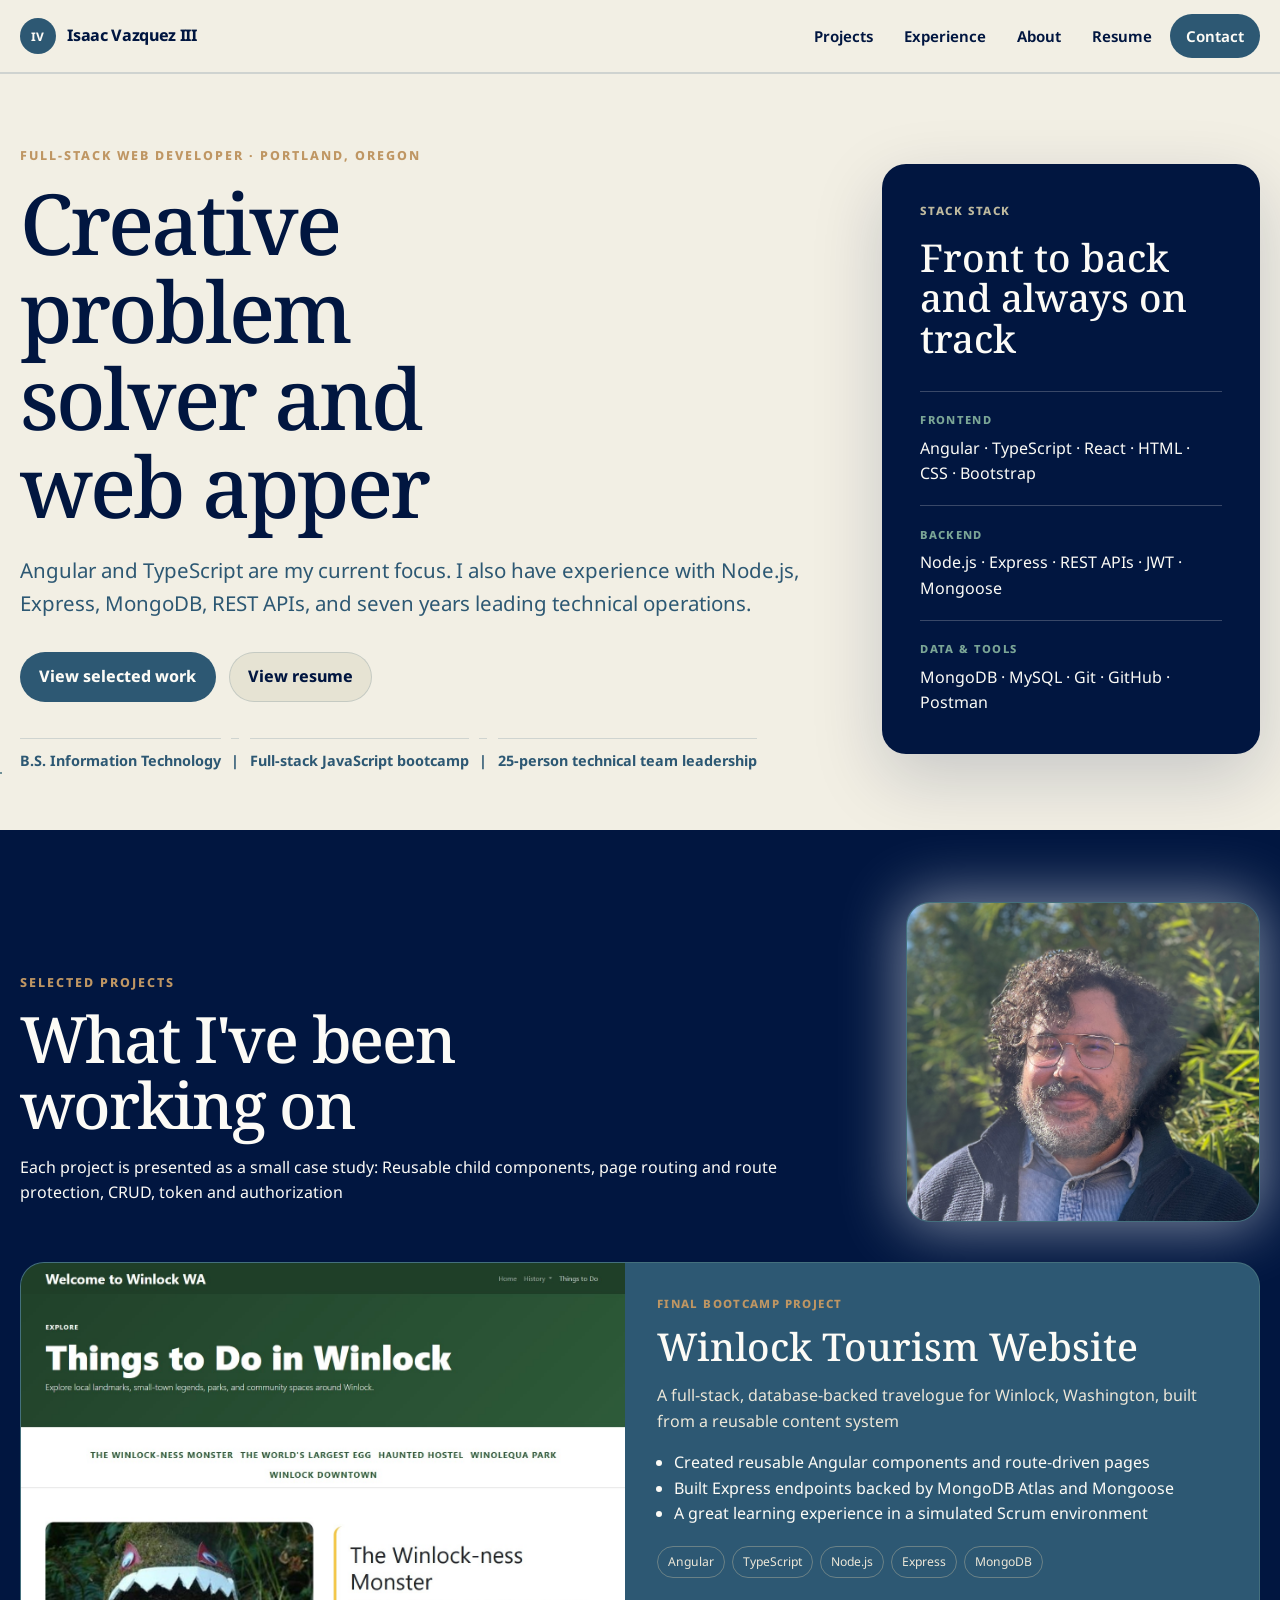
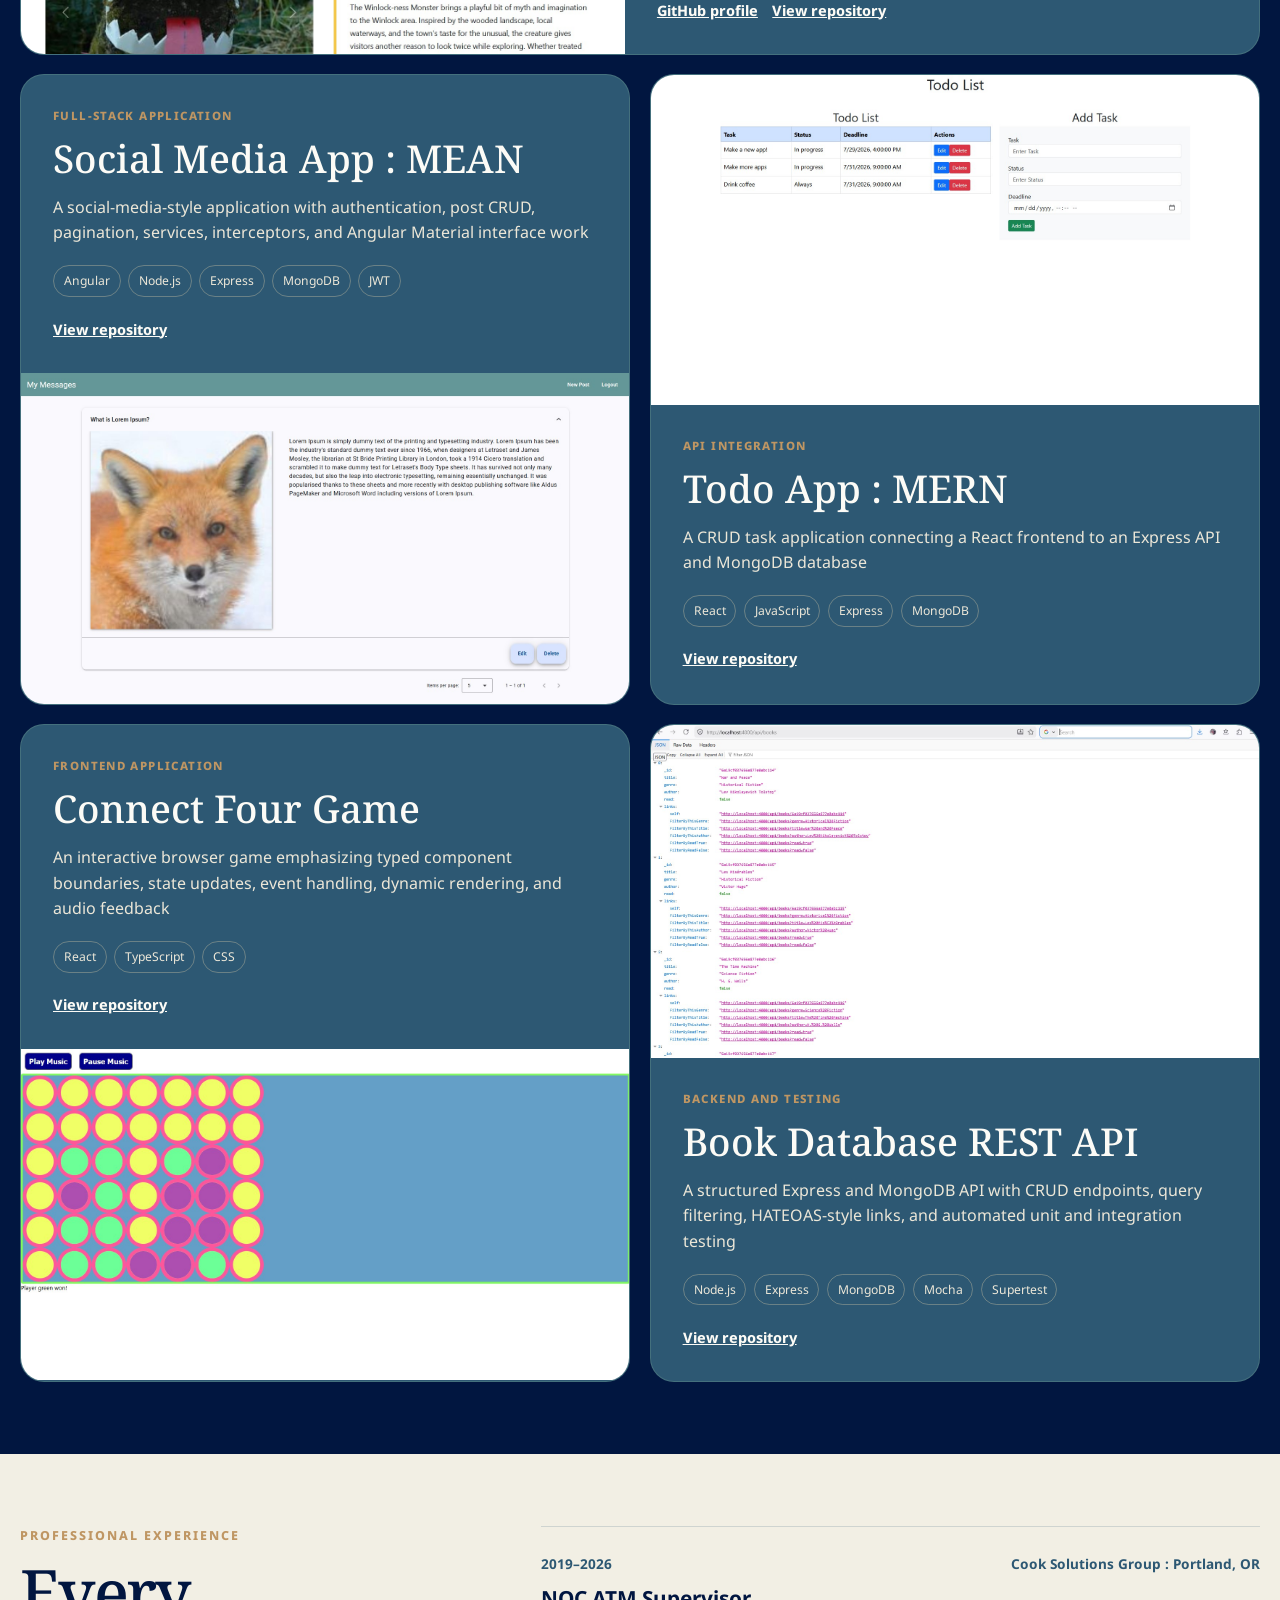
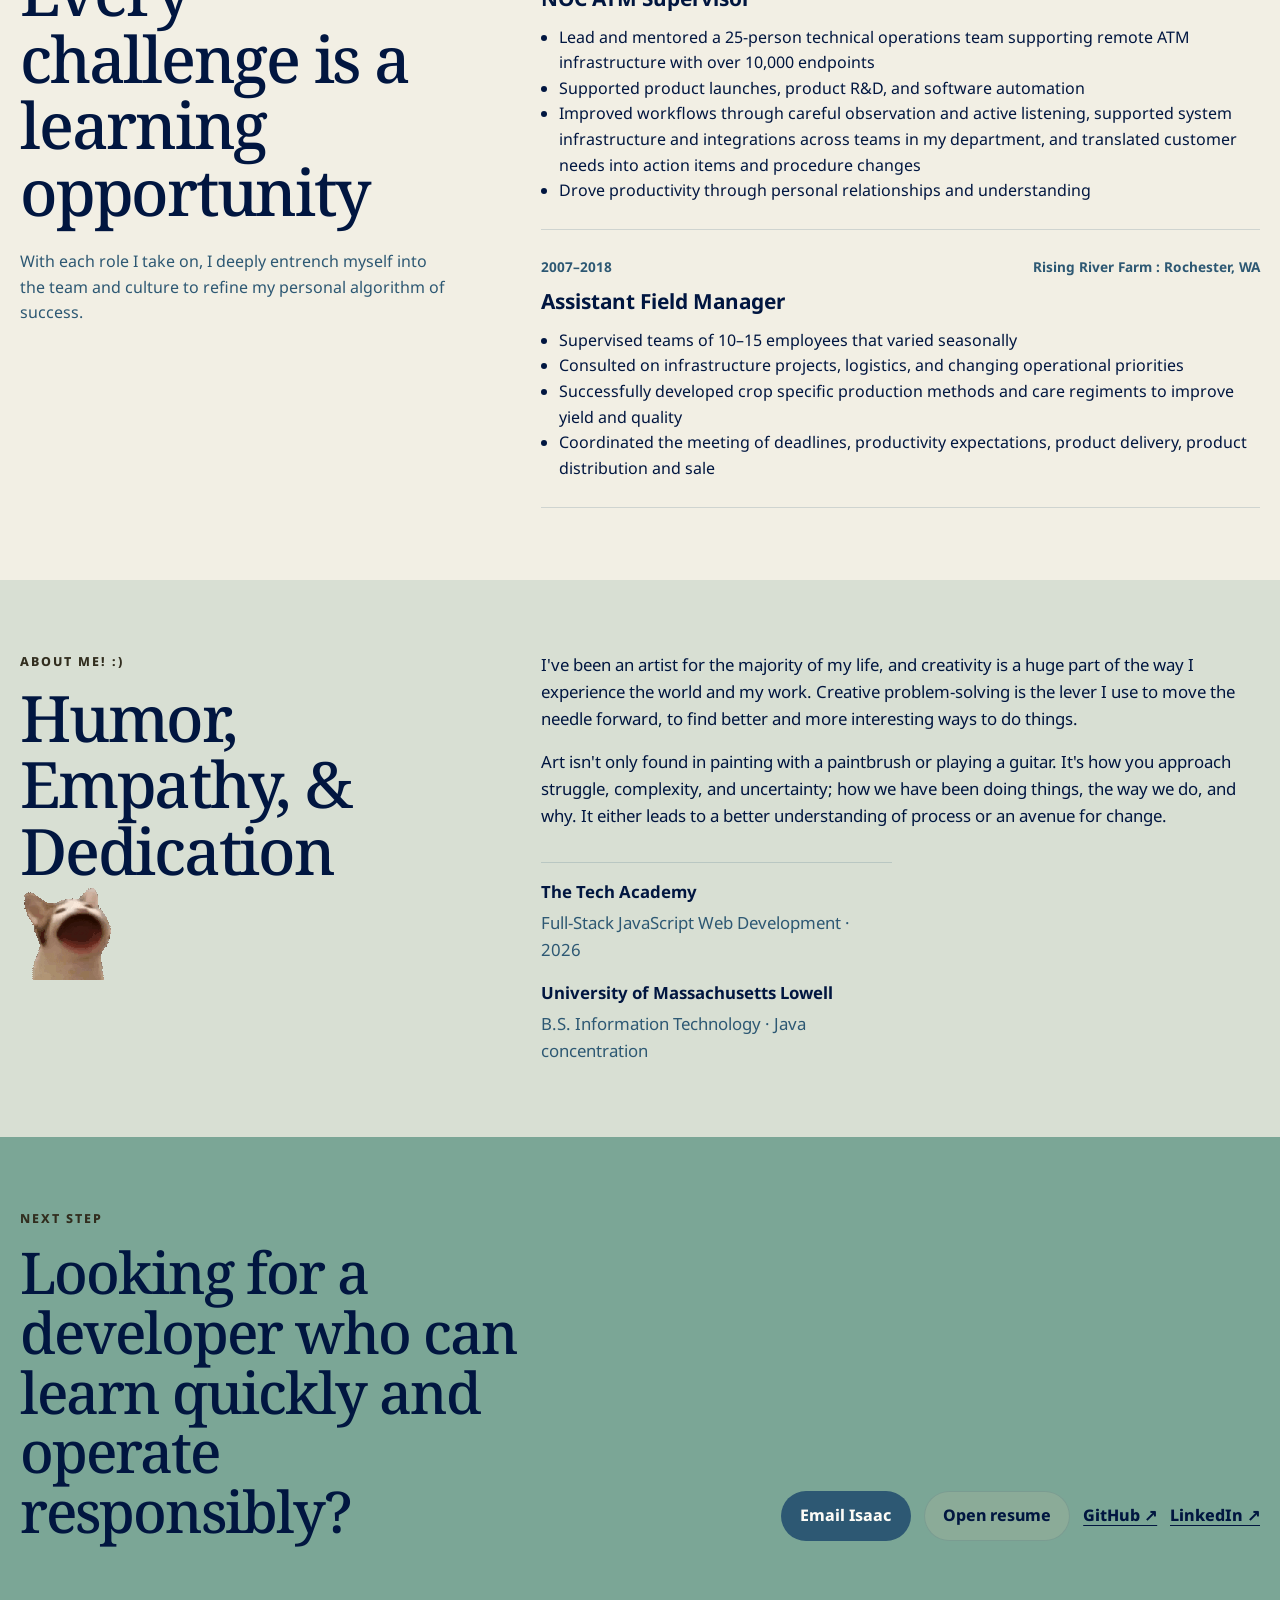
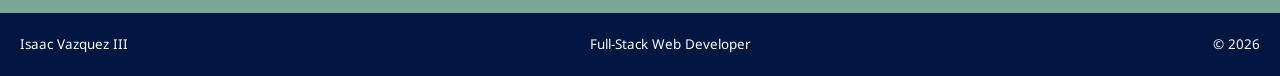
<file: index.html>
<!doctype html>
<html lang="en">
  <head>
    <meta charset="utf-8" />
    <meta name="viewport" content="width=device-width, initial-scale=1" />
    <meta
      name="description"
      content="Isaac Vazquez III — full-stack web developer portfolio featuring React, Angular, TypeScript, Node.js, Express, MongoDB, and practical production troubleshooting."
    />
    <title>Isaac Vazquez III | Full-Stack Web Developer</title>
    <link rel="stylesheet" href="styles.css" />
    <link rel="icon" type="image/x-icon" href="assets/projects/favicon.png" />
    <link rel="preconnect" href="https://fonts.googleapis.com" />
    <link rel="preconnect" href="https://fonts.gstatic.com" crossorigin />
    <link
      href="https://fonts.googleapis.com/css2?family=Noto+Serif:ital,wght@0,100..900;1,100..900&display=swap"
      rel="stylesheet"
    />
    <link
      href="https://fonts.googleapis.com/css2?family=Noto+Sans:ital,wght@0,100..900;1,100..900&display=swap"
      rel="stylesheet"
    />
    <script src="script.js" defer></script>
  </head>
  <body>
    <a class="skip-link" href="#main">Skip to content</a>

    <header class="site-header">
      <nav class="nav shell" aria-label="Primary navigation">
        <a class="wordmark" href="#top" aria-label="Isaac Vazquez III home">
          <span class="wordmark-mark">IV</span>
          <span>Isaac Vazquez III</span>
        </a>
        <button
          class="menu-toggle"
          type="button"
          aria-expanded="false"
          aria-controls="nav-links"
        >
          Menu
        </button>
        <div class="nav-links" id="nav-links">
          <a href="#projects">Projects</a>
          <a href="#experience">Experience</a>
          <a href="#about">About</a>
          <a href="./assets/projects/Isaac Vazquez Resume 2026.pdf">Resume</a>
          <a class="nav-cta" href="mailto:mrisaacvazquez@gmail.com">Contact</a>
        </div>
      </nav>
    </header>

    <main id="main">
      <section class="hero" id="top">
        <div class="shell hero-grid">
          <div class="hero-copy">
            <p class="eyebrow">Full-stack web developer · Portland, Oregon</p>
            <h1>Creative problem solver and web apper</h1>
            <p class="hero-lede">
              Angular and TypeScript are my current focus. I also have
              experience with Node.js, Express, MongoDB, REST APIs, and seven
              years leading technical operations.
            </p>
            <div class="hero-actions">
              <a class="button button-primary" href="#projects"
                >View selected work</a
              >
              <a
                class="button button-secondary"
                href="./assets/projects/Isaac Vazquez Resume 2026.pdf"
                >View resume</a
              >
            </div>
            <ul class="signal-list" aria-label="Professional highlights">
              <li>B.S. Information Technology</li>
              <li>|</li>
              <li>Full-stack JavaScript bootcamp</li>
              <li>|</li>
              <li>25-person technical team leadership</li>
            </ul>
          </div>

          <aside class="hero-panel" aria-label="Technical profile">
            <p class="panel-label">STACK STACK</p>
            <h2>Front to back and always on track</h2>
            <div class="stack-groups">
              <div>
                <span>Frontend</span>
                <p>Angular · TypeScript · React · HTML · CSS · Bootstrap</p>
              </div>
              <div>
                <span>Backend</span>
                <p>Node.js · Express · REST APIs · JWT · Mongoose</p>
              </div>
              <div>
                <span>Data & tools</span>
                <p>MongoDB · MySQL · Git · GitHub · Postman</p>
              </div>
            </div>
          </aside>
        </div>
        <div>
          <img
            src="./assets/projects/me.jpg"
            class="project-card project-featured meHero-mobile"
          />
        </div>
      </section>

      <section class="section section-dark" id="projects">
        <div class="shell">
          <div class="section-heading">
            <div>
              <p class="eyebrow">Selected projects</p>
              <h2>What I've been working on</h2>
              <p>
                Each project is presented as a small case study: Reusable child
                components, page routing and route protection, CRUD, token and
                authorization
              </p>
            </div>
            <div id="meHero">
              <img
                src="./assets/projects/me.jpg"
                class="project-card project-featured meHero"
              />
            </div>
          </div>

          <div class="project-list">
            <article class="project-card project-featured">
              <div class="project-media">
                <img
                  src="assets/projects/winlock.jpg"
                  alt="Winlock Tourism Website"
                />
              </div>
              <div class="project-copy">
                <p class="project-number">Final Bootcamp Project</p>
                <h3>Winlock Tourism Website</h3>
                <p class="project-summary">
                  A full-stack, database-backed travelogue for Winlock,
                  Washington, built from a reusable content system
                </p>
                <ul class="project-points">
                  <li>
                    Created reusable Angular components and route-driven pages
                  </li>
                  <li>
                    Built Express endpoints backed by MongoDB Atlas and Mongoose
                  </li>
                  <li>
                    A great learning experience in a simulated Scrum environment
                  </li>
                </ul>
                <div class="tag-row" aria-label="Technologies">
                  <span>Angular</span><span>TypeScript</span><span>Node.js</span
                  ><span>Express</span><span>MongoDB</span>
                </div>
                <div class="project-links">
                  <a
                    href="https://github.com/ivanmaker"
                    target="_blank"
                    rel="noreferrer"
                    >GitHub profile</a
                  >
                  <a href="https://github.com/ivanmaker/WinlockSPA/"
                    >View repository</a
                  >
                </div>
              </div>
            </article>

            <article class="project-card">
              <div class="project-copy">
                <p class="project-number">Full-Stack Application</p>
                <h3>Social Media App : MEAN</h3>
                <p class="project-summary">
                  A social-media-style application with authentication, post
                  CRUD, pagination, services, interceptors, and Angular Material
                  interface work
                </p>
                <div class="tag-row">
                  <span>Angular</span><span>Node.js</span><span>Express</span
                  ><span>MongoDB</span><span>JWT</span>
                </div>
                <div class="project-links">
                  <a
                    href="https://github.com/ivanmaker/Social-Media-App-MEAN"
                    target="_blank"
                    rel="noreferrer"
                    >View repository</a
                  >
                </div>
              </div>
              <div class="project-media">
                <img
                  src="assets/projects/social-app.jpg"
                  alt="Social Media App"
                />
              </div>
            </article>

            <article class="project-card">
              <div class="project-media">
                <img src="assets/projects/to-do-list.jpg" alt="MERN Todo App" />
              </div>
              <div class="project-copy">
                <p class="project-number">API Integration</p>
                <h3>Todo App : MERN</h3>
                <p class="project-summary">
                  A CRUD task application connecting a React frontend to an
                  Express API and MongoDB database
                </p>
                <div class="tag-row">
                  <span>React</span><span>JavaScript</span><span>Express</span
                  ><span>MongoDB</span>
                </div>
                <div class="project-links">
                  <a
                    href="https://github.com/ivanmaker/Todo-App-MERN"
                    target="_blank"
                    rel="noreferrer"
                    >View repository</a
                  >
                </div>
              </div>
            </article>

            <article class="project-card">
              <div class="project-copy">
                <p class="project-number">Frontend Application</p>
                <h3>Connect Four Game</h3>
                <p class="project-summary">
                  An interactive browser game emphasizing typed component
                  boundaries, state updates, event handling, dynamic rendering,
                  and audio feedback
                </p>
                <div class="tag-row">
                  <span>React</span><span>TypeScript</span><span>CSS</span>
                </div>
                <div class="project-links">
                  <a
                    href="https://github.com/ivanmaker/Connect-Four-Game"
                    target="_blank"
                    rel="noreferrer"
                    >View repository</a
                  >
                </div>
              </div>
              <div class="project-media">
                <img
                  src="assets/projects/connect-four.jpg"
                  alt="Connect Four Game"
                />
              </div>
            </article>

            <article class="project-card">
              <div class="project-media">
                <img
                  src="assets/projects/book-api.jpg"
                  alt="Book Database API"
                />
              </div>
              <div class="project-copy">
                <p class="project-number">Backend and Testing</p>
                <h3>Book Database REST API</h3>
                <p class="project-summary">
                  A structured Express and MongoDB API with CRUD endpoints,
                  query filtering, HATEOAS-style links, and automated unit and
                  integration testing
                </p>
                <div class="tag-row">
                  <span>Node.js</span><span>Express</span><span>MongoDB</span
                  ><span>Mocha</span><span>Supertest</span>
                </div>
                <div class="project-links">
                  <a
                    href="https://github.com/ivanmaker/Book-Database-Project"
                    target="_blank"
                    rel="noreferrer"
                    >View repository</a
                  >
                </div>
              </div>
            </article>
          </div>
        </div>
      </section>

      <section class="section" id="experience">
        <div class="shell experience-grid">
          <div>
            <p class="eyebrow">Professional experience</p>
            <h2>Every challenge is a learning opportunity</h2>
            <p class="section-intro">
              With each role I take on, I deeply entrench myself into the team
              and culture to refine my personal algorithm of success.
            </p>
          </div>

          <div class="timeline">
            <article class="timeline-item">
              <div class="timeline-meta">
                <span>2019–2026</span>
                <span>Cook Solutions Group : Portland, OR</span>
              </div>
              <h3>NOC ATM Supervisor</h3>
              <ul>
                <li>
                  Lead and mentored a 25-person technical operations team
                  supporting remote ATM infrastructure with over 10,000
                  endpoints
                </li>
                <li>
                  Supported product launches, product R&D, and software
                  automation
                </li>
                <li>
                  Improved workflows through careful observation and active
                  listening, supported system infrastructure and integrations
                  across teams in my department, and translated customer needs
                  into action items and procedure changes
                </li>
                <li>
                  Drove productivity through personal relationships and
                  understanding
                </li>
              </ul>
            </article>

            <article class="timeline-item">
              <div class="timeline-meta">
                <span>2007–2018</span>
                <span>Rising River Farm : Rochester, WA</span>
              </div>
              <h3>Assistant Field Manager</h3>
              <ul>
                <li>
                  Supervised teams of 10–15 employees that varied seasonally
                </li>
                <li>
                  Consulted on infrastructure projects, logistics, and changing
                  operational priorities
                </li>
                <li>
                  Successfully developed crop specific production methods and
                  care regiments to improve yield and quality
                </li>
                <li>
                  Coordinated the meeting of deadlines, productivity
                  expectations, product delivery, product distribution and sale
                </li>
              </ul>
            </article>
          </div>
        </div>
      </section>

      <section class="section section-soft" id="about">
        <div class="shell about-grid">
          <div>
            <p class="eyebrow" style="color: rgb(49, 45, 30)">About me! :)</p>
            <div class="about-header">
              <h2>Humor, Empathy, & Dedication</h2>
              <img src="./assets/projects/cat.gif" class="catGIF" />
            </div>
          </div>
          <div class="about-copy">
            <p>
              I've been an artist for the majority of my life, and creativity is
              a huge part of the way I experience the world and my work.
              Creative problem-solving is the lever I use to move the needle
              forward, to find better and more interesting ways to do things.
            </p>
            <p>
              Art isn't only found in painting with a paintbrush or playing a
              guitar. It's how you approach struggle, complexity, and
              uncertainty; how we have been doing things, the way we do, and
              why. It either leads to a better understanding of process or an
              avenue for change.
            </p>
            <div class="education-row">
              <div>
                <strong>The Tech Academy</strong>
                <span>Full-Stack JavaScript Web Development · 2026</span>
                <p></p>
                <strong>University of Massachusetts Lowell</strong>
                <span>B.S. Information Technology · Java concentration</span>
              </div>
            </div>
          </div>
        </div>
      </section>

      <section class="cta">
        <div class="shell cta-inner">
          <div>
            <p class="eyebrow" style="color: rgb(49, 45, 30)">Next step</p>
            <h2>
              Looking for a developer who can learn quickly and operate
              responsibly?
            </h2>
          </div>
          <div class="cta-actions">
            <a
              class="button button-primary"
              href="mailto:mrisaacvazquez@gmail.com"
              >Email Isaac</a
            >
            <a
              class="button button-secondary"
              href="./assets/projects/Isaac Vazquez Resume 2026.pdf"
              >Open resume</a
            >
            <a
              class="text-link"
              href="https://github.com/ivanmaker"
              target="_blank"
              rel="noreferrer"
              >GitHub ↗</a
            >
            <a
              class="text-link"
              href="https://linkedin.com/in/isaacvazqueziii"
              target="_blank"
              rel="noreferrer"
              >LinkedIn ↗</a
            >
          </div>
        </div>
      </section>
    </main>

    <footer class="footer">
      <div class="shell footer-inner">
        <span>Isaac Vazquez III</span>
        <span>Full-Stack Web Developer</span>
        <span>© <span data-year></span></span>
      </div>
    </footer>
  </body>
</html>
</file>
<file: styles.css>
:root {
  /* The Great Wave off Kanagawa palette */
  --wave-deep: #011640;
  --wave: #2d5873;
  --seafoam: #7ba696;
  --sand: #bfba9f;
  --ochre: #bf9663;

  /* Derived neutrals for readable page surfaces */
  --ink: var(--wave-deep);
  --ink-soft: var(--wave);
  --paper: #f2efe4;
  --surface: #fcfbf6;
  --line: rgba(45, 88, 115, 0.18);
  --shadow: 0 24px 70px rgba(1, 22, 64, 0.18);
  --radius: 24px;
  --shell: 1350px;
}

* {
  box-sizing: border-box;
}
html {
  scroll-behavior: smooth;
}
body {
  margin: 0;
  color: var(--ink);
  background: var(--paper);
  font-family: "Noto Sans", sans-serif;
  line-height: 1.6;
}
a {
  color: inherit;
}
img {
  display: block;
  max-width: 100%;
}
button {
  font: inherit;
}
.shell {
  width: min(calc(100% - 2.5rem), var(--shell));
  margin-inline: auto;
}
.skip-link {
  position: fixed;
  left: 1rem;
  top: -4rem;
  z-index: 1000;
  background: var(--surface);
  padding: 0.75rem 1rem;
}
.skip-link:focus {
  top: 1rem;
}

.site-header {
  position: sticky;
  top: 0;
  z-index: 100;
  background: rgba(242, 239, 228, 0.92);
  backdrop-filter: blur(16px);
  border-bottom: 2px solid var(--line);
}
.nav {
  min-height: 72px;
  display: flex;
  align-items: center;
  justify-content: space-between;
  gap: 1rem;
}
.wordmark {
  display: inline-flex;
  align-items: center;
  gap: 0.7rem;
  font-weight: 750;
  text-decoration: none;
  letter-spacing: -0.02em;
}
.wordmark-mark {
  display: grid;
  place-items: center;
  width: 2.25rem;
  aspect-ratio: 1;
  border-radius: 50%;
  background: var(--wave);
  color: var(--surface);
  font-size: 0.74rem;
  letter-spacing: 0.04em;
}
.nav-links {
  display: flex;
  align-items: center;
  gap: 0.25rem;
}
.nav-links a {
  text-decoration: none;
  padding: 0.65rem 0.85rem;
  border-radius: 999px;
  font-weight: 650;
  font-size: 0.94rem;
}
.nav-links a:hover,
.nav-links a:focus-visible {
  background: rgba(45, 88, 115, 0.1);
  outline: none;
}
.nav-links .nav-cta {
  background: var(--wave);
  color: var(--surface);
  padding-inline: 1rem;
}
.menu-toggle {
  display: none;
  border: 1px solid var(--line);
  background: transparent;
  border-radius: 999px;
  padding: 0.55rem 0.9rem;
}

.hero {
  padding: clamp(4.5rem, 9vw, 1rem) 0 3.5rem;
  overflow: hidden;
}
.hero-grid {
  display: grid;
  grid-template-columns: minmax(0, 1.35fr) minmax(100px, 0.65fr);
  gap: clamp(2rem, 6vw, 6rem);
  align-items: center;
}
.eyebrow {
  margin: 0 0 0.8rem;
  color: var(--ochre);
  text-transform: uppercase;
  letter-spacing: 0.16em;
  font-size: 0.78rem;
  font-weight: 800;
}
.hero h1,
.section-heading h2,
.experience-grid h2,
.about-grid h2,
.cta h2 {
  margin: 0;
  font-family: "Noto Serif", serif;
  font-weight: 500;
  line-height: 1.04;
  letter-spacing: -0.035em;
}
.hero h1 {
  font-size: clamp(3rem, 6.6vw, 6.6rem);
  max-width: 12ch;
}
.hero-lede {
  max-width: 65ch;
  margin: 1.5rem 0 0;
  font-size: clamp(1.05rem, 1.8vw, 1.28rem);
  color: var(--ink-soft);
}
.hero-actions,
.cta-actions {
  display: flex;
  gap: 0.8rem;
  flex-wrap: wrap;
  margin-top: 2rem;
  align-items: center;
}
.button {
  display: inline-flex;
  align-items: center;
  justify-content: center;
  min-height: 46px;
  padding: 0.72rem 1.15rem;
  border: 1px solid transparent;
  border-radius: 999px;
  text-decoration: none;
  font-weight: 760;
  cursor: pointer;
}
.button-primary {
  background: var(--wave);
  color: var(--surface);
}
.button-primary:hover {
  background: var(--wave-deep);
}
.button-secondary {
  border-color: var(--line);
  background: rgba(191, 186, 159, 0.24);
}
.signal-list {
  list-style: none;
  padding: 0;
  margin: 2.2rem 0 0;
  display: flex;
  gap: 0.65rem;
  flex-wrap: wrap;
}
.signal-list li {
  border-top: 1px solid var(--line);
  padding-top: 0.65rem;
  font-size: 0.9rem;
  font-weight: 700;
  color: var(--ink-soft);
}

.hero-panel {
  background: var(--wave-deep);
  color: var(--surface);
  border-radius: var(--radius);
  padding: clamp(1.5rem, 3vw, 2.4rem);
  box-shadow: var(--shadow);
}
.panel-label {
  margin: 0 0 1rem;
  text-transform: uppercase;
  letter-spacing: 0.14em;
  font-weight: 800;
  font-size: 0.72rem;
  color: var(--sand);
}
.hero-panel h2 {
  margin: 0;
  font-family: "Noto Serif", serif;
  font-weight: 500;
  font-size: clamp(1.9rem, 3vw, 2.8rem);
  line-height: 1.06;
}
.stack-groups {
  margin-top: 2rem;
  display: grid;
  gap: 1.15rem;
}
.stack-groups div {
  border-top: 1px solid rgba(252, 251, 246, 0.22);
  padding-top: 0.9rem;
}
.stack-groups span {
  color: var(--seafoam);
  text-transform: uppercase;
  letter-spacing: 0.12em;
  font-size: 0.7rem;
  font-weight: 800;
}
.stack-groups p {
  margin: 0.25rem 0 0;
}

.section {
  padding: clamp(4.5rem, 8vw, 0.5rem) 0;
}
.section-dark {
  background: var(--wave-deep);
  color: var(--surface);
}
.section-soft {
  background: rgba(123, 166, 150, 0.22);
}
.section-heading {
  display: grid;
  grid-template-columns: 1fr minmax(260px, 0.45fr);
  gap: 2rem;
  align-items: end;
  margin-bottom: 2.5rem;
}
.section-heading h2,
.experience-grid h2,
.about-grid h2,
.cta h2 {
  font-size: clamp(2.4rem, 5vw, 4.6rem);
  max-width: 14ch;
}
.section-heading > p,
.section-intro {
  margin: 0;
  color: var(--sand);
}
.meHero {
  height: 20rem;
  float: right;
  box-shadow: 0px 0px 60px 5px rgba(255, 255, 255, 0.5);
}
.meHero-mobile {
  content-visibility: hidden;
}
.project-list {
  display: grid;
  grid-template-columns: repeat(2, minmax(0, 1fr));
  gap: 1.2rem;
}
.project-card {
  overflow: hidden;
  border: 1px solid rgba(123, 166, 150, 0.3);
  border-radius: var(--radius);
  background: var(--wave);
  color: var(--surface);
}
.project-featured {
  grid-column: 1 / -1;
  display: grid;
  grid-template-columns: minmax(0, 1fr) minmax(0, 1.05fr);
}
.project-media {
  position: relative;
  min-height: 270px;
  background: var(--sand);
}
.project-media img {
  width: 100%;
  height: 100%;
  object-fit: cover;
}
.media-note {
  position: absolute;
  left: 1rem;
  bottom: 1rem;
  padding: 0.45rem 0.7rem;
  border-radius: 999px;
  background: rgba(1, 22, 64, 0.88);
  color: var(--surface);
  font-size: 0.72rem;
  font-weight: 750;
}
.project-copy {
  padding: clamp(1.25rem, 3vw, 2rem);
}
.project-number {
  margin: 0 0 0.8rem;
  color: var(--ochre);
  text-transform: uppercase;
  letter-spacing: 0.12em;
  font-size: 0.72rem;
  font-weight: 800;
}
.project-card h3 {
  margin: 0;
  font-family: "Noto Serif", serif;
  font-weight: 500;
  font-size: clamp(1.6rem, 3vw, 2.65rem);
  line-height: 1.06;
}
.project-summary {
  color: #ece7d8;
}
.project-points {
  padding-left: 1.1rem;
  color: var(--surface);
}
.tag-row {
  display: flex;
  gap: 0.45rem;
  flex-wrap: wrap;
  margin-top: 1.2rem;
}
.tag-row span {
  border: 1px solid rgba(191, 186, 159, 0.42);
  border-radius: 999px;
  padding: 0.32rem 0.62rem;
  color: #ece7d8;
  font-size: 0.76rem;
}
.project-links {
  display: flex;
  gap: 0.9rem;
  flex-wrap: wrap;
  margin-top: 1.3rem;
  font-size: 0.9rem;
  font-weight: 750;
}
.project-links a {
  color: var(--surface);
}
.link-muted {
  color: var(--seafoam);
}

.experience-grid,
.about-grid {
  display: grid;
  grid-template-columns: minmax(0, 0.75fr) minmax(0, 1.25fr);
  gap: clamp(2rem, 7vw, 7rem);
  align-items: start;
}
.experience-grid .section-intro {
  color: var(--ink-soft);
  margin-top: 1.5rem;
  max-width: 55ch;
}
.timeline {
  border-top: 1px solid var(--line);
}
.timeline-item {
  padding: 1.6rem 0;
  border-bottom: 1px solid var(--line);
}
.timeline-meta {
  display: flex;
  justify-content: space-between;
  gap: 1rem;
  color: var(--ink-soft);
  font-size: 0.85rem;
  font-weight: 700;
}
.timeline-item h3 {
  margin: 0.45rem 0 0.6rem;
  font-size: 1.3rem;
}
.timeline-item ul {
  margin: 0;
  padding-left: 1.15rem;
}

.about-copy > p:first-child {
  margin-top: 0;
}
.about-copy {
  font-size: 1.05rem;
}
.education-row {
  display: grid;
  grid-template-columns: 1fr 1fr;
  gap: 1rem;
  margin-top: 2rem;
}
.education-row div {
  border-top: 1px solid var(--line);
  padding-top: 1rem;
}
.education-row strong,
.education-row span {
  display: block;
}
.education-row span {
  color: var(--ink-soft);
  margin-top: 0.25rem;
}

.cta {
  padding: 4.5rem 0;
  background: var(--seafoam);
}
.cta-inner {
  display: grid;
  grid-template-columns: 1fr auto;
  gap: 2rem;
  align-items: end;
}
.cta h2 {
  max-width: 16ch;
  font-size: clamp(2.3rem, 4.5vw, 4rem);
}
.text-link {
  font-weight: 800;
  text-decoration-thickness: 1px;
  text-underline-offset: 4px;
}
.footer {
  background: var(--wave-deep);
  color: var(--surface);
  padding: 1.3rem 0;
}
.footer-inner {
  display: flex;
  justify-content: space-between;
  gap: 1rem;
  flex-wrap: wrap;
  font-size: 0.84rem;
}

@media (max-width: 850px) {
  .meHero {
    display: none;
  }
  .meHero-mobile {
    height: 20rem;
    display: block;
    margin-left: auto;
    margin-right: auto;
    margin-top: 2rem;
    margin-bottom: -1rem;
    box-shadow: 0px 0px 60px -10px var(--wave-deep);
    content-visibility: visible;
  }
  .hero-grid,
  .section-heading,
  .experience-grid,
  .about-grid,
  .cta-inner {
    grid-template-columns: 1fr;
  }
  .project-featured {
    display: block;
  }
  .project-list {
    grid-template-columns: 1fr;
  }
  .hero-panel {
    transform: none;
  }
  .signal-list li {
    font-size: 0.74rem;
  }
}
@media (max-width: 700px) {
  .meHero {
    display: none;
  }
  .meHero-mobile {
    height: 20rem;
    display: block;
    margin-left: auto;
    margin-right: auto;
    margin-top: 2rem;
    margin-bottom: -1rem;
    box-shadow: 0px 0px 60px -10px var(--wave-deep);
    content-visibility: visible;
  }
  .catGIF {
    margin-left: 5rem;
  }
  .about-header {
    display: inline-flex;
  }
  .hero h1 {
    max-width: 22ch;
  }
  .signal-list li {
    font-size: 0.74rem;
  }
  .menu-toggle {
    display: inline-flex;
  }
  .nav {
    flex-wrap: wrap;
  }
  .nav-links {
    display: none;
    width: 100%;
    flex-direction: column;
    align-items: stretch;
    padding-bottom: 1rem;
  }
  .nav-links.is-open {
    display: flex;
  }
  .nav-links a {
    text-align: center;
  }
  .education-row {
    grid-template-columns: 1fr;
  }
}
</file>
